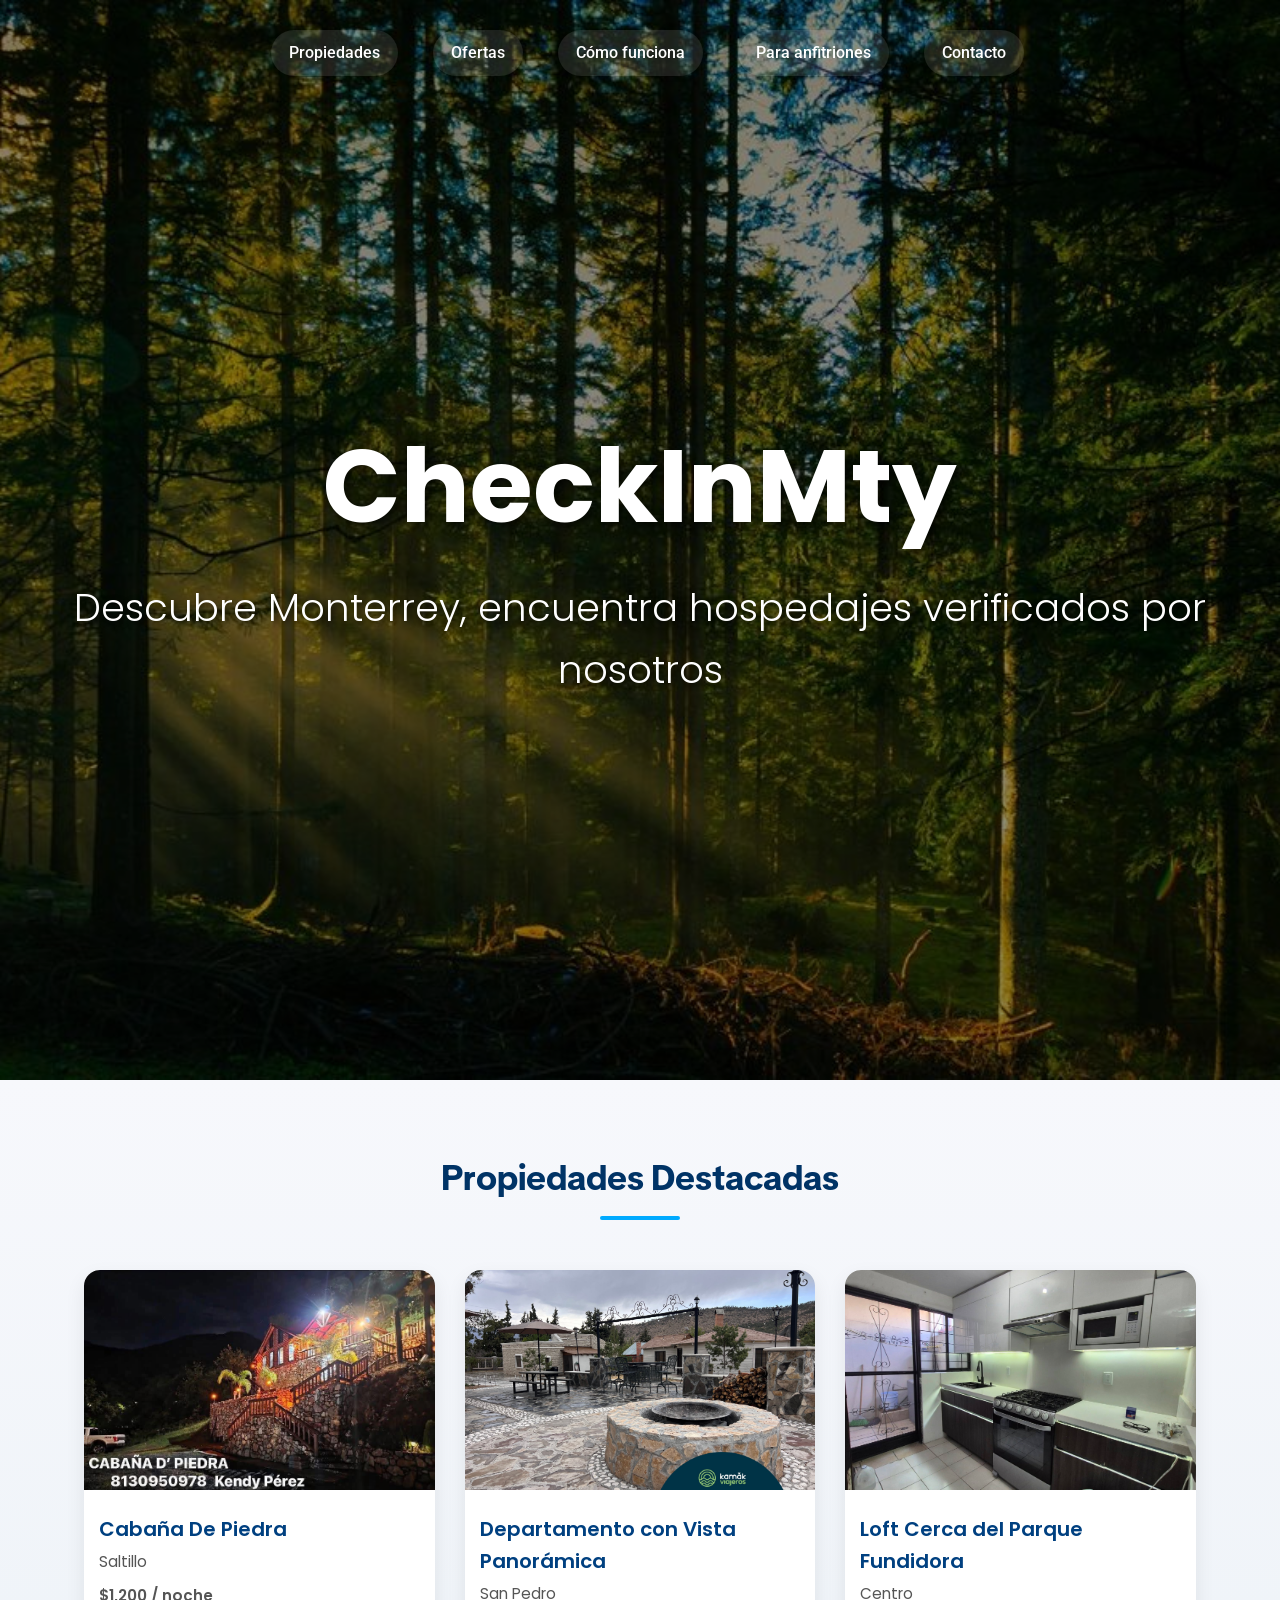
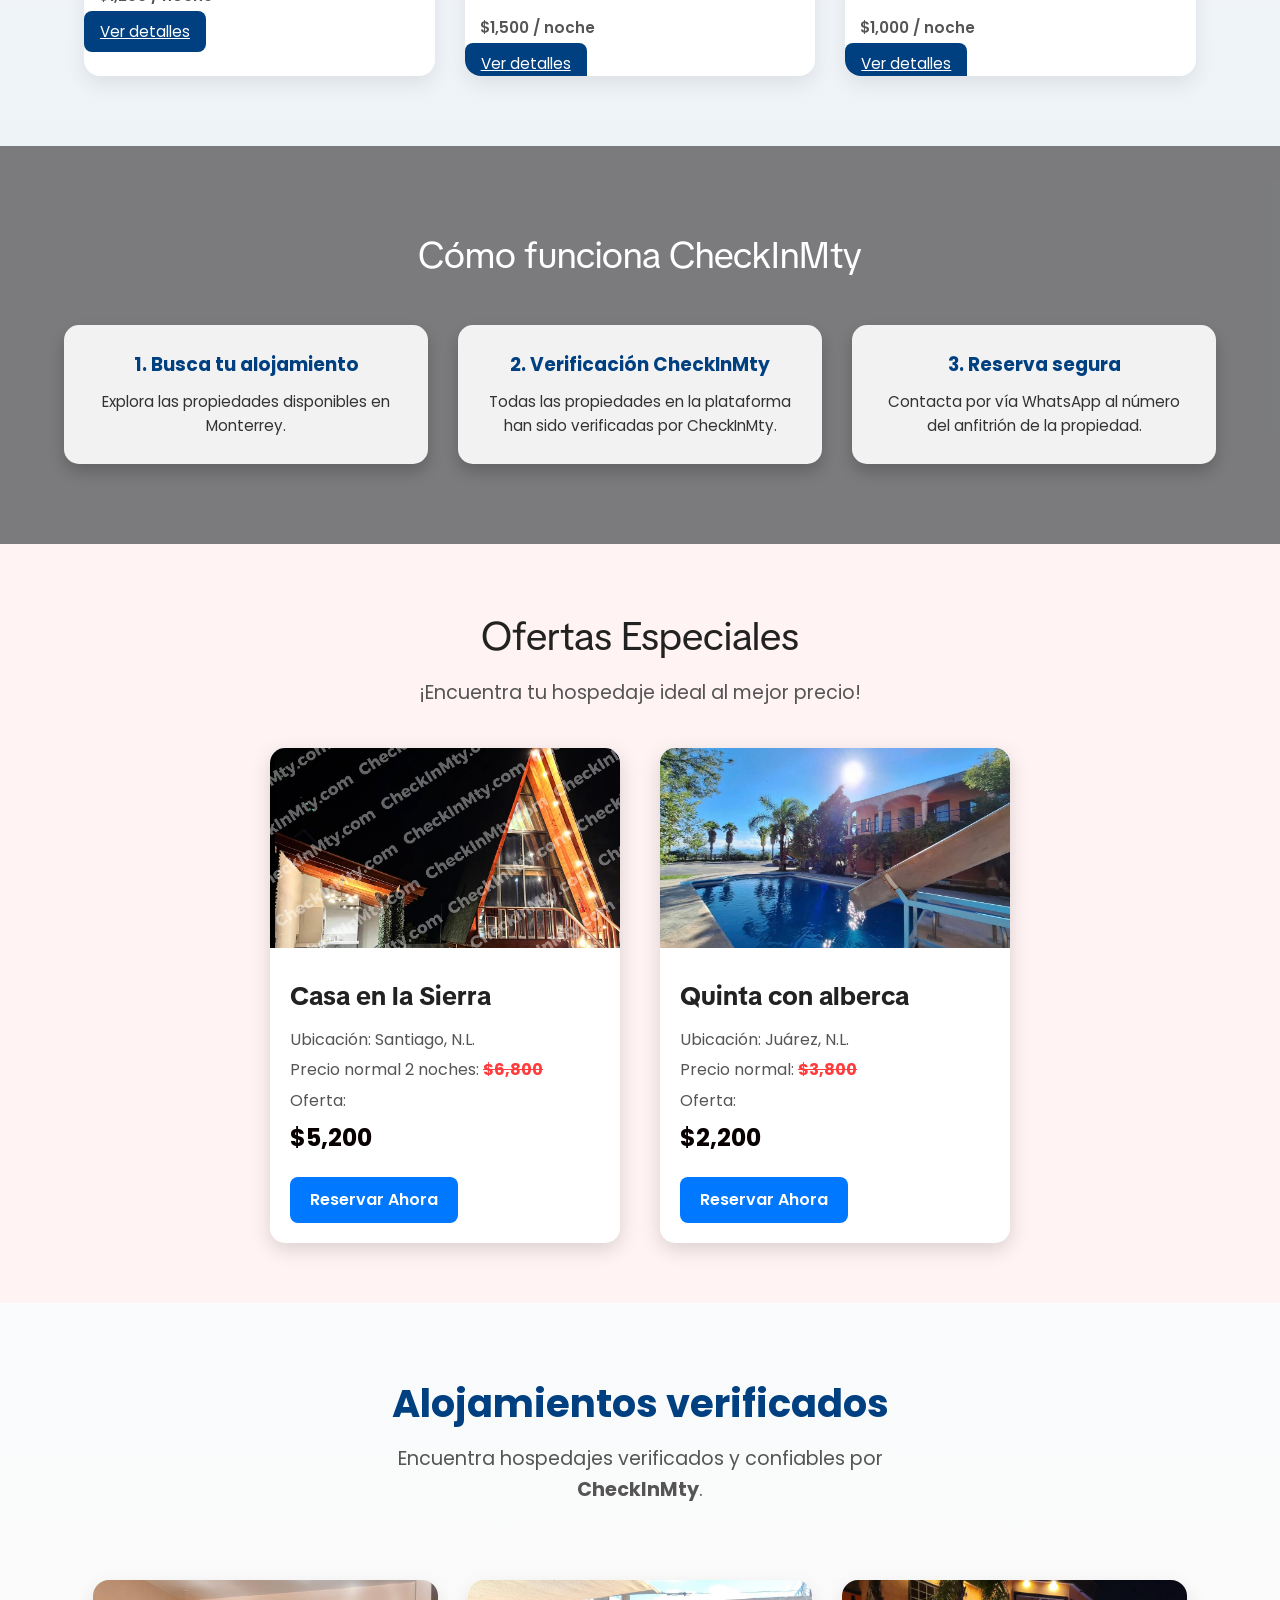
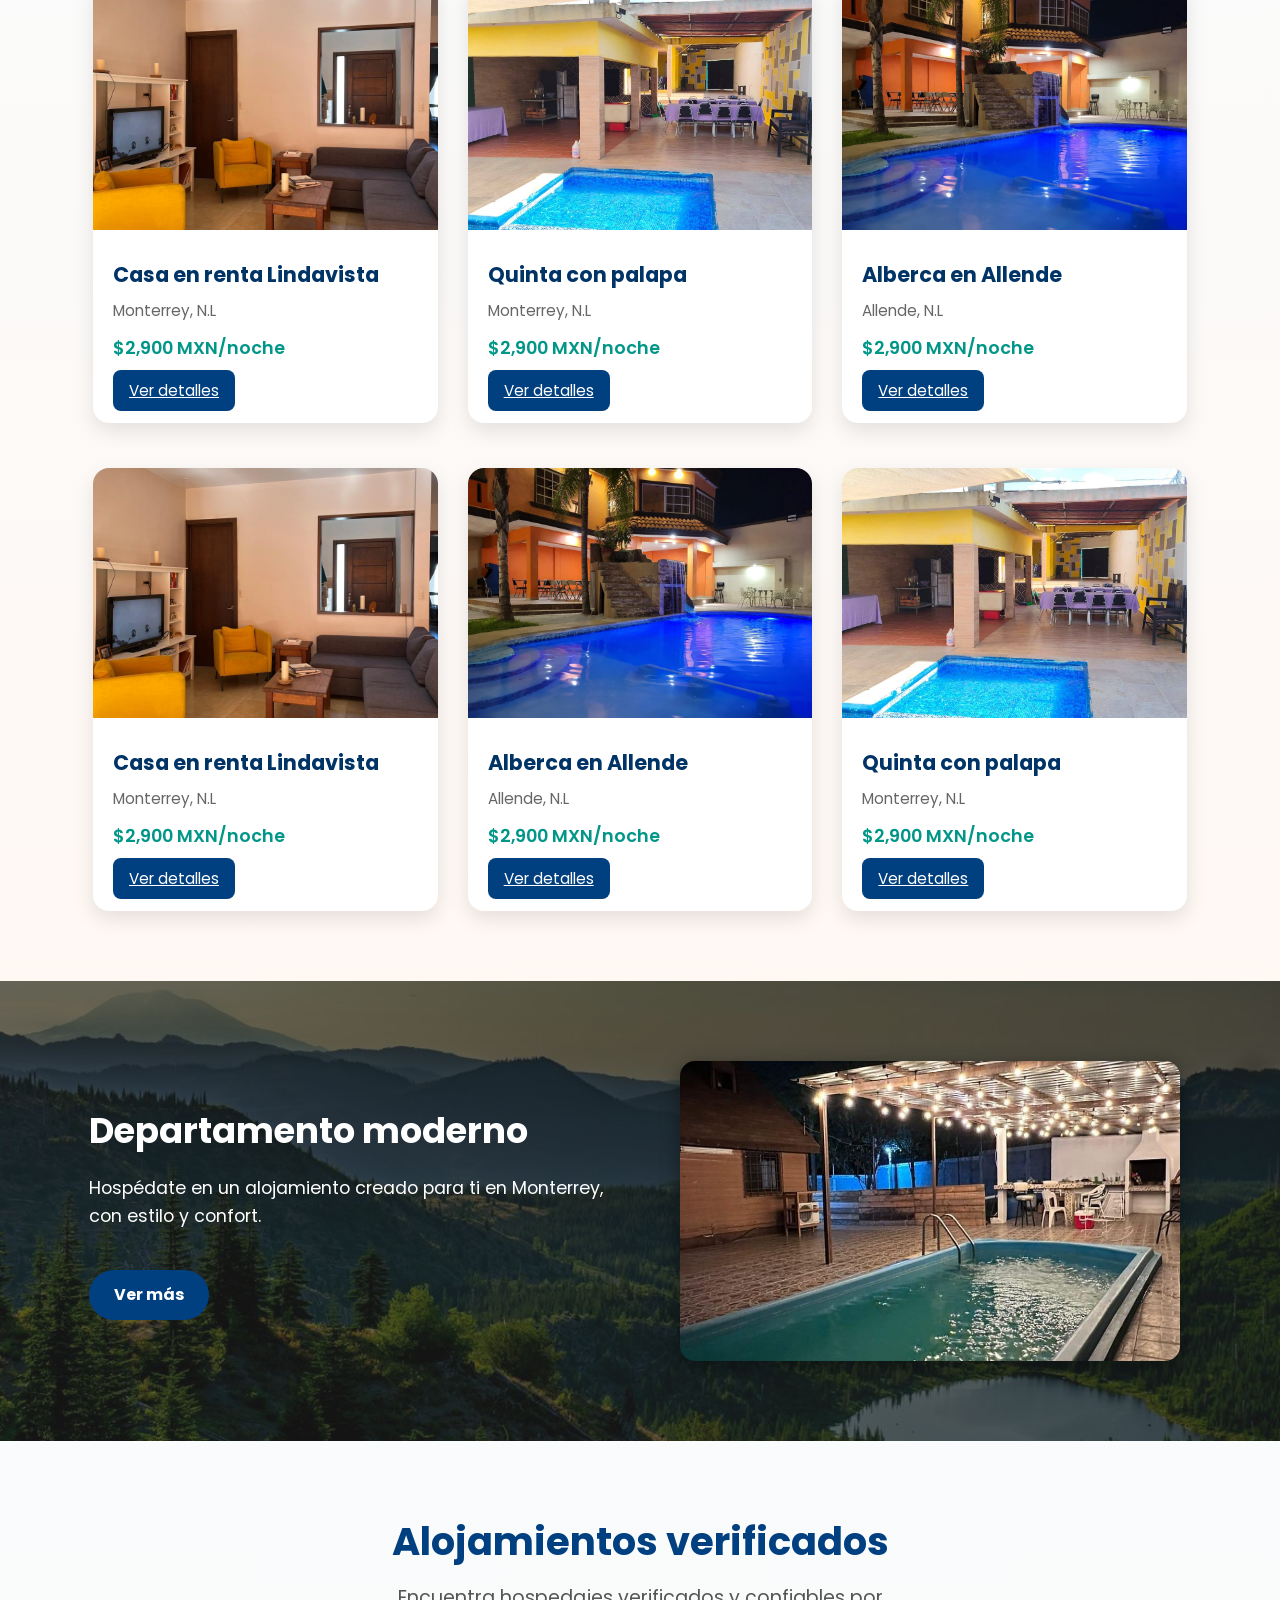
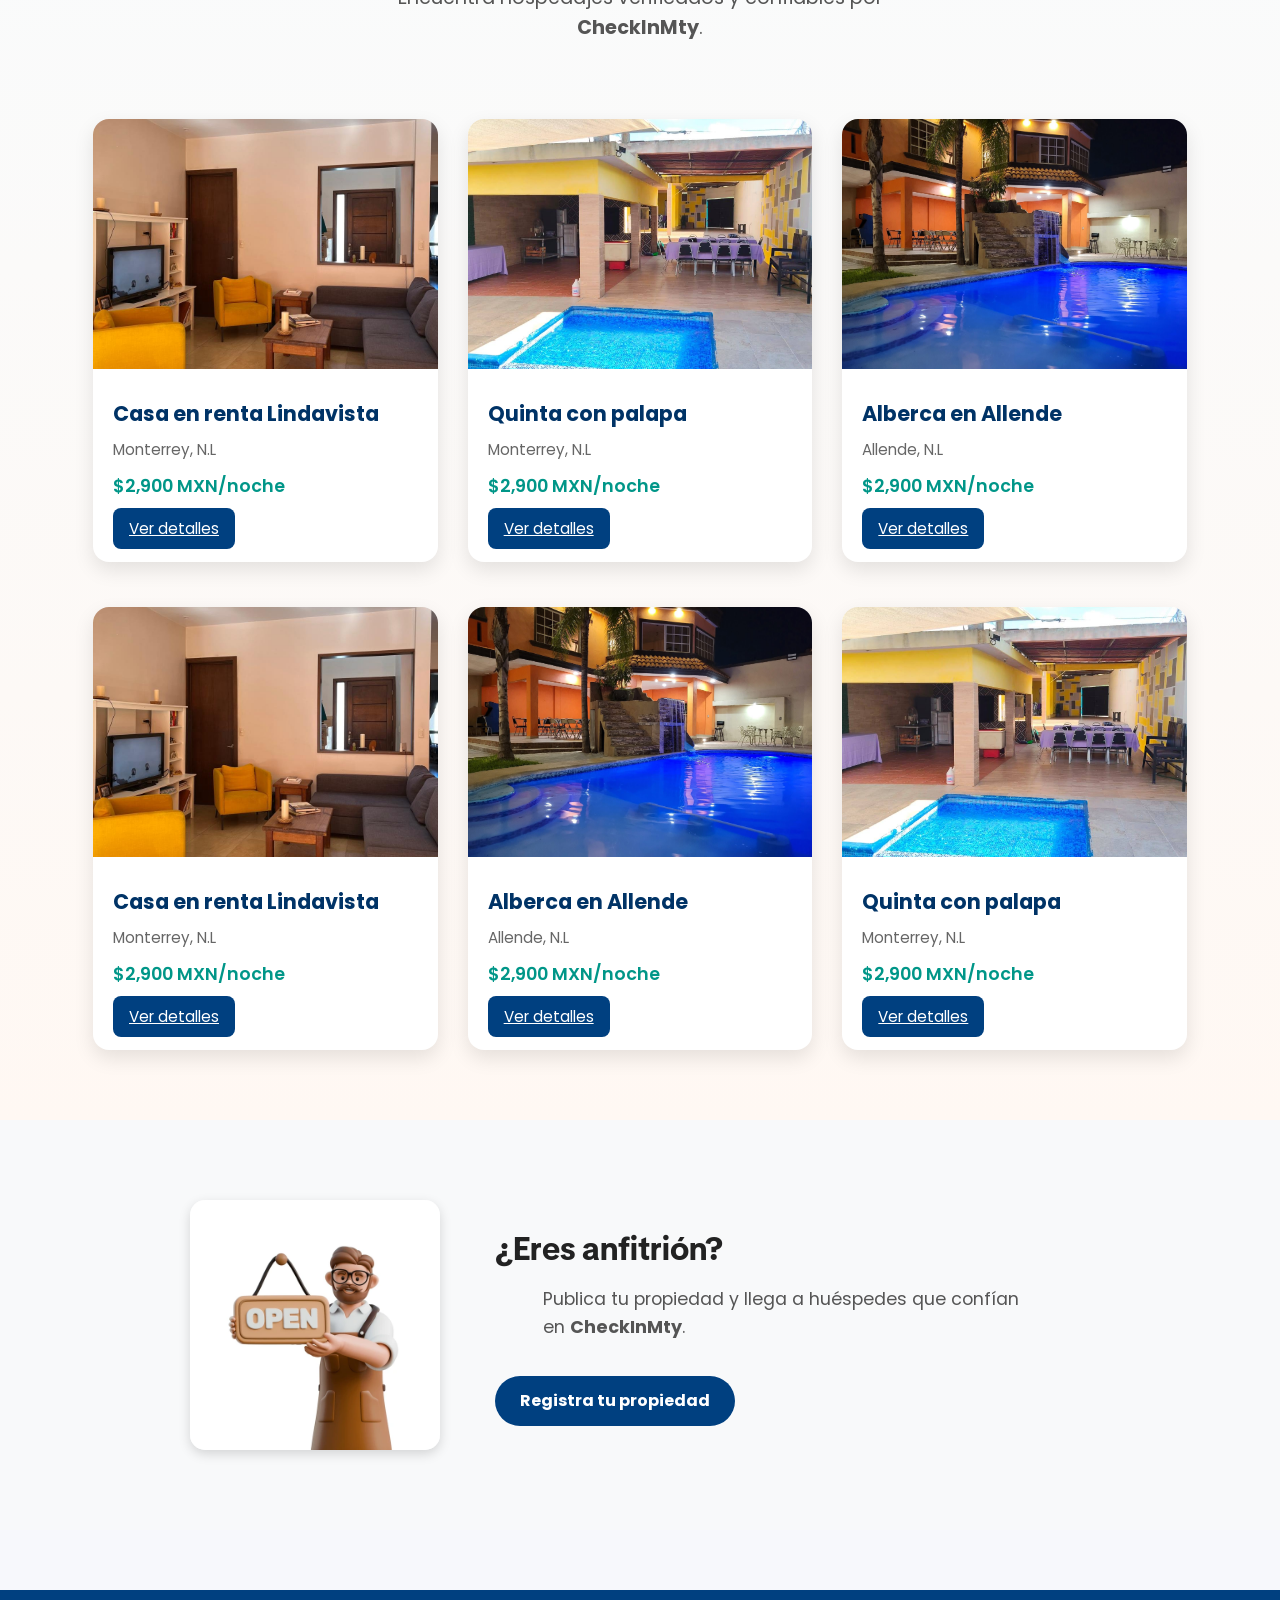
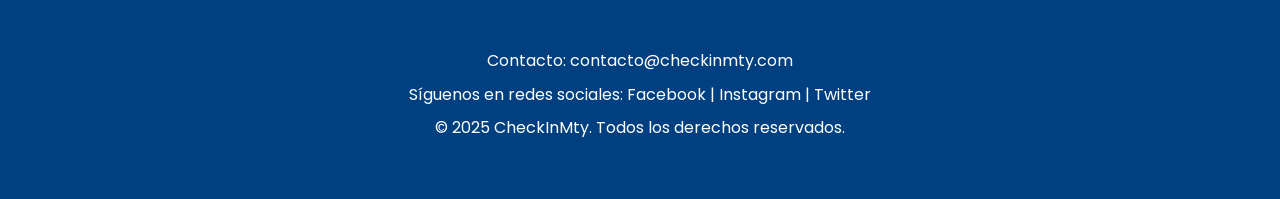
<file: index.html>
<!DOCTYPE html>
<html lang="es">
<head>
  <meta charset="UTF-8">
  <meta name="viewport" content="width=device-width, initial-scale=1.0">
  <title>CheckInMty - Alojamientos Verificados</title>
<link rel="stylesheet" href="website/css/styles.css">

</head>
<body>



 <!-- Header hero -->
<header class="hero-header">
  <nav class="menu">
    <a href="#propiedades">Propiedades</a>
    <a href="#ofertas">Ofertas</a>
    <a href="#como-funciona">Cómo funciona</a>
    <a href="#anfitriones">Para anfitriones</a>
    <a href="#contacto">Contacto</a>
  </nav>

  <div class="hero-content">
   <h1 class="hero-title">CheckInMty</h1>
<h2 class="hero-subtitle">Descubre Monterrey, encuentra hospedajes verificados por nosotros</h2>
<link rel="preconnect" href="https://fonts.googleapis.com">
<link rel="preconnect" href="https://fonts.gstatic.com" crossorigin>
<link href="https://fonts.googleapis.com/css2?family=Montserrat:wght@700&family=Poppins:wght@300;400&display=swap" rel="stylesheet">

  </div>
</header>



   
 
  <section id="propiedades" class="propiedades">
    <div class="container">
      <h2 class = "tiktok-sans">Propiedades Destacadas</h2>
      <div class="grid-propiedades">
        <!-- Tarjeta ejemplo -->
        <div class="tarjeta">
          <img src="images/propiedad1.jpg" alt="Casa moderna en Monterrey">
          <h3>Cabaña De Piedra</h3>
          <p>Saltillo</p>
          <p class="precio">$1,200 / noche</p>
         <a href="propiedad-destacada.html" class="btn-ver-detalles">Ver detalles</a>
         

        </div>
        <div class="tarjeta">
          <img src="images/propiedad2.jpg" alt="Departamento con vista panorámica">
          <h3>Departamento con Vista Panorámica</h3>
          <p>San Pedro</p>
          <p class="precio">$1,500 / noche</p>

         <a href="propiedad-destacada.html" class="btn-ver-detalles">Ver detalles</a>

        </div>
        <div class="tarjeta">
          <img src="images/Tarjeta1.jpg" alt="Loft cerca del Parque Fundidora">
          <h3>Loft Cerca del Parque Fundidora</h3>
          <p>Centro</p>
          <p class="precio">$1,000 / noche</p>
         <a href="propiedad-destacada.html" class="btn-ver-detalles">Ver detalles</a>

          
        </div>
      </div>
    </div>
  </section>

  <!-- Cómo funciona -->
  
  <section id="como-funciona" class="como-funciona">
    <div class="container">
      <h2 class = "tiktok-sans">Cómo funciona CheckInMty</h2>
      <div class="pasos">
        <div class="paso">
          <h3>1. Busca tu alojamiento</h3>
          <p>Explora las propiedades disponibles en Monterrey.</p>
        </div>
        <div class="paso">
          <h3>2. Verificación CheckInMty</h3>
          <p>Todas las propiedades en la plataforma han sido verificadas por CheckInMty.</p>
        </div>
        <div class="paso">
          <h3>3. Reserva segura</h3>
          <p>Contacta por vía WhatsApp al número del anfitrión de la propiedad.</p>
        </div>
      </div>
    </div>
  </section>

<!-- Sección Ofertas especiales -->
<section id="ofertas" class="ofertas">
  <div class="container">
    <h2 class="tiktok-sans">Ofertas Especiales</h2>
    <p class="subtitulo-ofertas">¡Encuentra tu hospedaje ideal al mejor precio!</p>

    <div class="cards-ofertas">
      <!-- Tarjeta 1 -->
      <div class="card-oferta">
        <img src="images/cabana4-2.png" alt="oferta1">
        <div class="card-content">
          <h3>Casa en la Sierra</h3>
          <p>Ubicación: Santiago, N.L.</p>
          <p>Precio normal 2 noches: <span class="precio-normal">$6,800</span></p>
          <p>Oferta: <span class="precio-oferta">$5,200</span></p>
          <a href="https://wa.me/528112564793?text=Hola%2C%20vengo%20desde%20CheckInMty!%20%C2%BFPodr%C3%ADas%20darme%20m%C3%A1s%20informaci%C3%B3n%3F"
   target="_blank"
   class="btn">
   Reservar Ahora
</a>
        </div>
      </div>

      <!-- Tarjeta 2 -->
      <div class="card-oferta">
        <img src="images/oferta2.jpg" alt="oferta2">
        <div class="card-content">
          <h3>Quinta con alberca</h3>
          <p>Ubicación: Juárez, N.L.</p>
          <p>Precio normal: <span class="precio-normal">$3,800</span></p>
          <p>Oferta: <span class="precio-oferta">$2,200</span></p>
          <a href="https://wa.me/528112564793?text=Hola%2C%20vengo%20desde%20CheckInMty!%20%C2%BFPodr%C3%ADas%20darme%20m%C3%A1s%20informaci%C3%B3n%3F"
   target="_blank"
   class="btn">
   Reservar Ahora
</a>
        </div>
      </div>
    </div>
  </div>
</section>


<!-- 🏡 Sección Alojamientos Principales -->
<section id="alojamientos" class="alojamientos-principales">
  <div class="container">
    <div class="alojamientos">

      <h2 class="titulo-principal">Alojamientos verificados</h2>
      <p class="subtitulo-alojamientos-principal">
        Encuentra hospedajes verificados y confiables por <strong>CheckInMty</strong>.
      </p>

      <!-- 🟦 Grid de propiedades normales -->
      <div class="grid-propiedades">

        <!-- Tarjeta 1 -->
        <div class="tarjetaMenuPrincipal">
          <img src="images/casaLindavista.jpg" alt="Casa en Lindavista">
          <div class="contenido-tarjeta">
            <h3>Casa en renta Lindavista</h3>
            <p class="ubicacion">Monterrey, N.L</p>
            <p class="precio">$2,900 MXN/noche</p>
         <a href="propiedad-destacada.html" class="btn-ver-detalles">Ver detalles</a>

          </div>
        </div>

        <!-- Tarjeta 2 -->
        <div class="tarjetaMenuPrincipal">
          <img src="images/quintaPalapa.jpg" alt="Quinta con palapa">
          <div class="contenido-tarjeta">
            <h3>Quinta con palapa</h3>
            <p class="ubicacion">Monterrey, N.L</p>
            <p class="precio">$2,900 MXN/noche</p>
         <a href="propiedad-destacada.html" class="btn-ver-detalles">Ver detalles</a>

          </div>
        </div>

        <!-- Tarjeta 3 -->
        <div class="tarjetaMenuPrincipal">
          <img src="images/albercaAllende.jpg" alt="Alberca en Allende">
          <div class="contenido-tarjeta">
            <h3>Alberca en Allende</h3>
            <p class="ubicacion">Allende, N.L</p>
            <p class="precio">$2,900 MXN/noche</p>
         <a href="propiedad-destacada.html" class="btn-ver-detalles">Ver detalles</a>

          </div>
        </div>

        <!-- Tarjeta 4 -->
        <div class="tarjetaMenuPrincipal">
          <img src="images/casaLindavista.jpg" alt="Casa en Lindavista">
          <div class="contenido-tarjeta">
            <h3>Casa en renta Lindavista</h3>
            <p class="ubicacion">Monterrey, N.L</p>
            <p class="precio">$2,900 MXN/noche</p>
         <a href="propiedad-destacada.html" class="btn-ver-detalles">Ver detalles</a>

          </div>
        </div>

        <!-- Tarjeta 5 -->
        <div class="tarjetaMenuPrincipal">
          <img src="images/albercaAllende.jpg" alt="Alberca en Allende">
          <div class="contenido-tarjeta">
            <h3>Alberca en Allende</h3>
            <p class="ubicacion">Allende, N.L</p>
            <p class="precio">$2,900 MXN/noche</p>
         <a href="propiedad-destacada.html" class="btn-ver-detalles">Ver detalles</a>

          </div>
        </div>

        <!-- Tarjeta 6 -->
        <div class="tarjetaMenuPrincipal">
          <img src="images/quintaPalapa.jpg" alt="Quinta con palapa">
          <div class="contenido-tarjeta">
            <h3>Quinta con palapa</h3>
            <p class="ubicacion">Monterrey, N.L</p>
            <p class="precio">$2,900 MXN/noche</p>
         <a href="propiedad-destacada.html" class="btn-ver-detalles">Ver detalles</a>

          </div>
        </div>

      </div> <!-- ✅ Cierre de .grid-propiedades -->
    </div> <!-- ✅ Cierre de .alojamientos -->
  </div> <!-- ✅ Cierre de .container -->
</section> <!-- ✅ Cierre de .alojamientos-principales -->

<section class="apartado-amplio">
  <div class="overlay"></div> <!-- capa semitransparente -->
  <div class="contenido-apartado">
    <div class="texto-apartado-amplio">
      <h2>Departamento moderno</h2>
      <p>Hospédate en un alojamiento creado para ti en Monterrey, con estilo y confort.</p>
<a href="https://wa.me/528112564793?text=Hola%2C%20vengo%20desde%20CheckInMty!%20%C2%BFPodr%C3%ADas%20darme%20m%C3%A1s%20informaci%C3%B3n%3F"
   target="_blank"
   class="btn">
   Ver más
</a>
    </div>
    <div class="imagen-apartado-amplio">
      <img src="images/imgDestacada.jpg" alt="Departamento en Monterrey">
    </div>
  </div>
</section>

<!-- 🏡 Sección Alojamientos Principales -->
<section id="alojamientos" class="alojamientos-principales">
  <div class="container">
    <div class="alojamientos">

      <h2 class="titulo-principal">Alojamientos verificados</h2>
      <p class="subtitulo-alojamientos-principal">
        Encuentra hospedajes verificados y confiables por <strong>CheckInMty</strong>.
      </p>

      <!-- 🟦 Grid de propiedades normales -->
      <div class="grid-propiedades">

        <!-- Tarjeta 1 -->
        <div class="tarjetaMenuPrincipal">
          <img src="images/casaLindavista.jpg" alt="Casa en Lindavista">
          <div class="contenido-tarjeta">
            <h3>Casa en renta Lindavista</h3>
            <p class="ubicacion">Monterrey, N.L</p>
            <p class="precio">$2,900 MXN/noche</p>
         <a href="propiedad-destacada.html" class="btn-ver-detalles">Ver detalles</a>

          </div>
        </div>

        <!-- Tarjeta 2 -->
        <div class="tarjetaMenuPrincipal">
          <img src="images/quintaPalapa.jpg" alt="Quinta con palapa">
          <div class="contenido-tarjeta">
            <h3>Quinta con palapa</h3>
            <p class="ubicacion">Monterrey, N.L</p>
            <p class="precio">$2,900 MXN/noche</p>
          <a href="propiedad-destacada.html" class="btn-ver-detalles">Ver detalles</a>

          </div>
        </div>

        <!-- Tarjeta 3 -->
        <div class="tarjetaMenuPrincipal">
          <img src="images/albercaAllende.jpg" alt="Alberca en Allende">
          <div class="contenido-tarjeta">
            <h3>Alberca en Allende</h3>
            <p class="ubicacion">Allende, N.L</p>
            <p class="precio">$2,900 MXN/noche</p>
           <a href="propiedad-destacada.html" class="btn-ver-detalles">Ver detalles</a>

          </div>
        </div>

        <!-- Tarjeta 4 -->
        <div class="tarjetaMenuPrincipal">
          <img src="images/casaLindavista.jpg" alt="Casa en Lindavista">
          <div class="contenido-tarjeta">
            <h3>Casa en renta Lindavista</h3>
            <p class="ubicacion">Monterrey, N.L</p>
            <p class="precio">$2,900 MXN/noche</p>
         <a href="propiedad-destacada.html" class="btn-ver-detalles">Ver detalles</a>

          </div>
        </div>

        <!-- Tarjeta 5 -->
        <div class="tarjetaMenuPrincipal">
          <img src="images/albercaAllende.jpg" alt="Alberca en Allende">
          <div class="contenido-tarjeta">
            <h3>Alberca en Allende</h3>
            <p class="ubicacion">Allende, N.L</p>
            <p class="precio">$2,900 MXN/noche</p>
         <a href="propiedad-destacada.html" class="btn-ver-detalles">Ver detalles</a>

          </div>
        </div>

        <!-- Tarjeta 6 -->
        <div class="tarjetaMenuPrincipal">
          <img src="images/quintaPalapa.jpg" alt="Quinta con palapa">
          <div class="contenido-tarjeta">
            <h3>Quinta con palapa</h3>
            <p class="ubicacion">Monterrey, N.L</p>
            <p class="precio">$2,900 MXN/noche</p>
         <a href="propiedad-destacada.html" class="btn-ver-detalles">Ver detalles</a>

          </div>
        </div>

      </div> <!-- ✅ Cierre de .grid-propiedades -->
    </div> <!-- ✅ Cierre de .alojamientos -->
  </div> <!-- ✅ Cierre de .container -->
</section> <!-- ✅ Cierre de .alojamientos-principales -->



<!-- Para anfitriones -->
<section id="anfitriones" class="anfitriones">
  <div class="container">
    <div class="anfitrion-contenido">
      <img src="images/propietario.webp" alt="propietario" class="propietario">
      <div class="texto-anfitrion">
        <h2>¿Eres anfitrión?</h2>
        <p>Publica tu propiedad y llega a huéspedes que confían en <strong>CheckInMty</strong>.</p>
        <a href="registro.html" class="btn">Registra tu propiedad</a>
      </div>
    </div>
  </div>
</section>

  <!-- Footer -->
  <footer id="contacto" class="footer">
    <div class="container">
      <p>Contacto: contacto@checkinmty.com</p>
      <p>Síguenos en redes sociales: Facebook | Instagram | Twitter</p>
      <p>&copy; 2025 CheckInMty. Todos los derechos reservados.</p>
    </div>
  </footer>
  
   <!-- caligrafia  -->

<link rel="preconnect" href="https://fonts.googleapis.com">
<link rel="preconnect" href="https://fonts.gstatic.com" crossorigin>
<link href="https://fonts.googleapis.com/css2?family=Story+Script&display=swap" rel="stylesheet">

<link rel="preconnect" href="https://fonts.googleapis.com">
<link rel="preconnect" href="https://fonts.gstatic.com" crossorigin>
<link href="https://fonts.googleapis.com/css2?family=TikTok+Sans:opsz,wght@12..36,300..900&display=swap" rel="stylesheet">
<link href="https://fonts.googleapis.com/css2?family=Story+Script&display=swap" rel="stylesheet"> <!-- caligrafia de propiedades destacadas  -->
<link href="https://fonts.googleapis.com/css2?family=Roboto:wght@400;500&display=swap" rel="stylesheet">
<link rel="preconnect" href="https://fonts.googleapis.com">
<link rel="preconnect" href="https://fonts.gstatic.com" crossorigin>
<link href="https://fonts.googleapis.com/css2?family=Fugaz+One&family=TikTok+Sans:opsz,wght@12..36,300..900&display=swap" rel="stylesheet">
<link href="https://fonts.googleapis.com/css2?family=Fugaz+One&family=Raleway:wght@400;600&display=swap" rel="stylesheet">
<link rel="preconnect" href="https://fonts.googleapis.com">


</body>
</html>
</file>
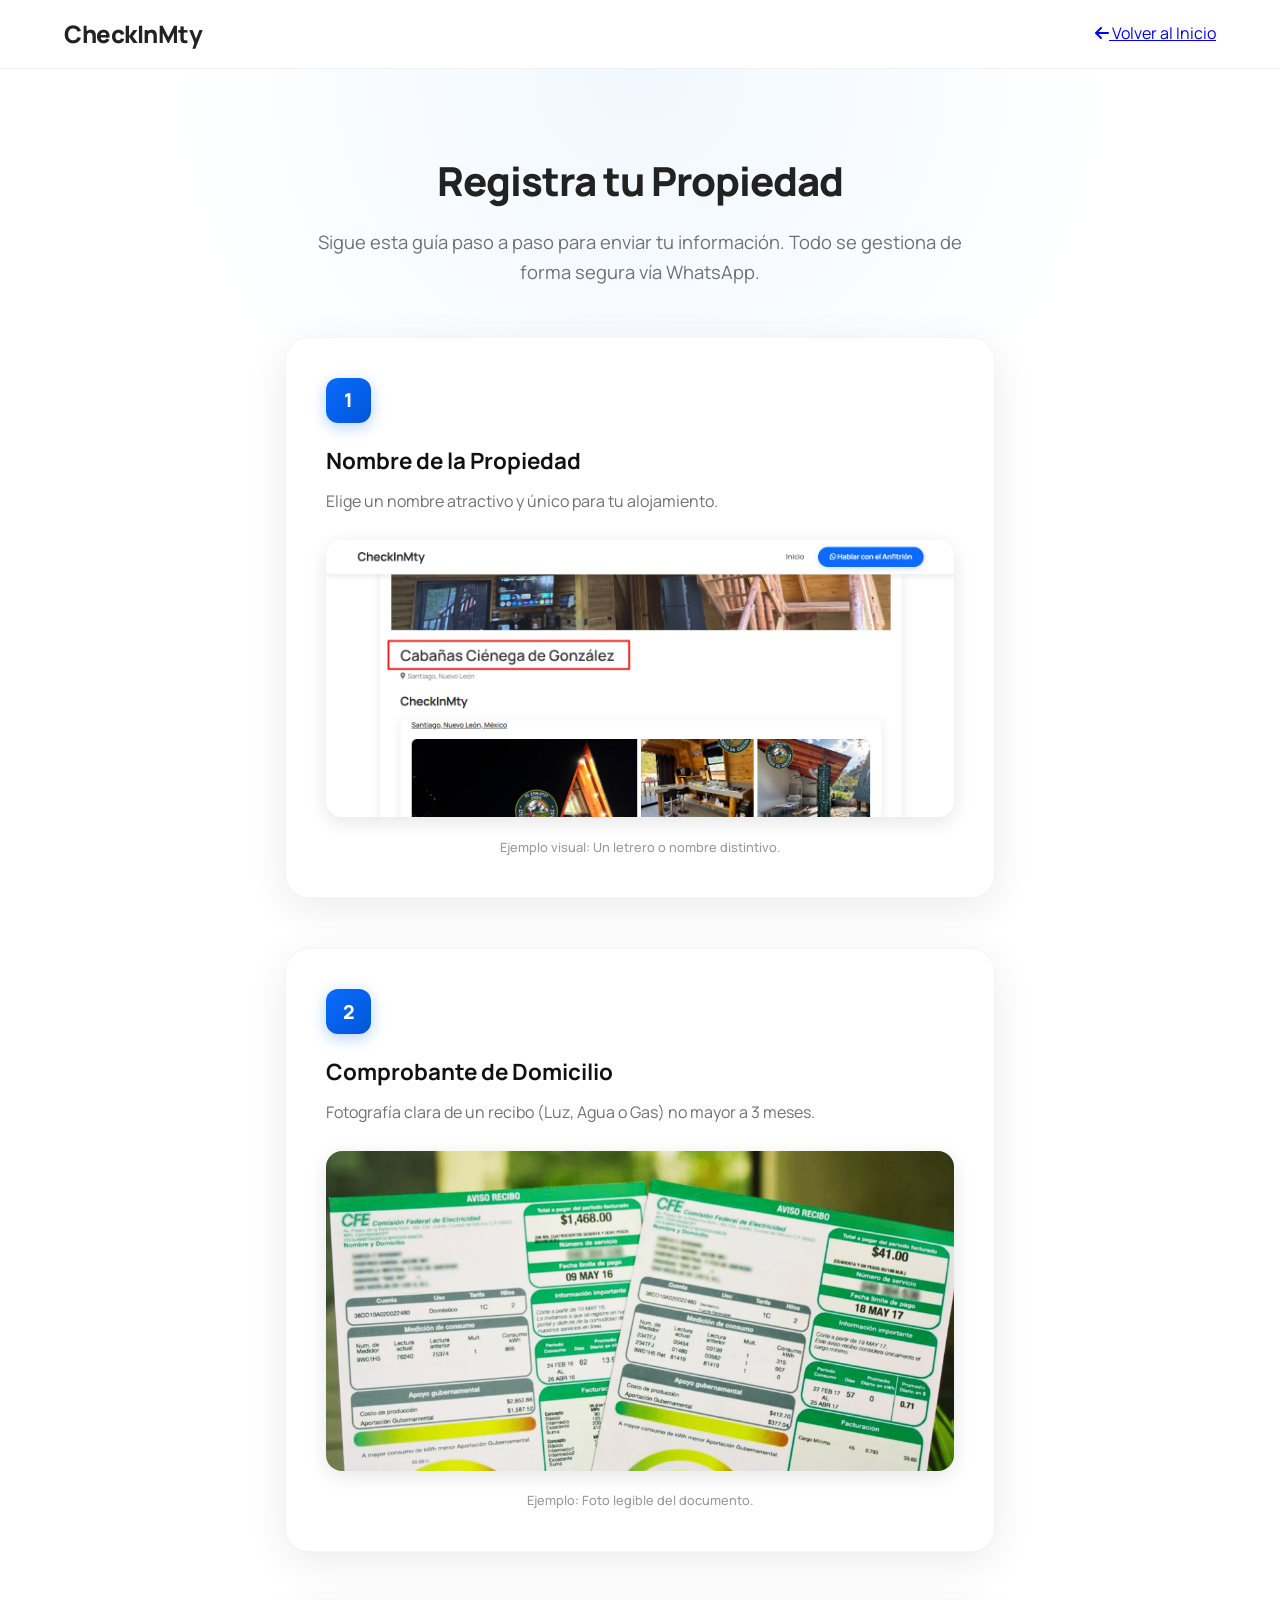
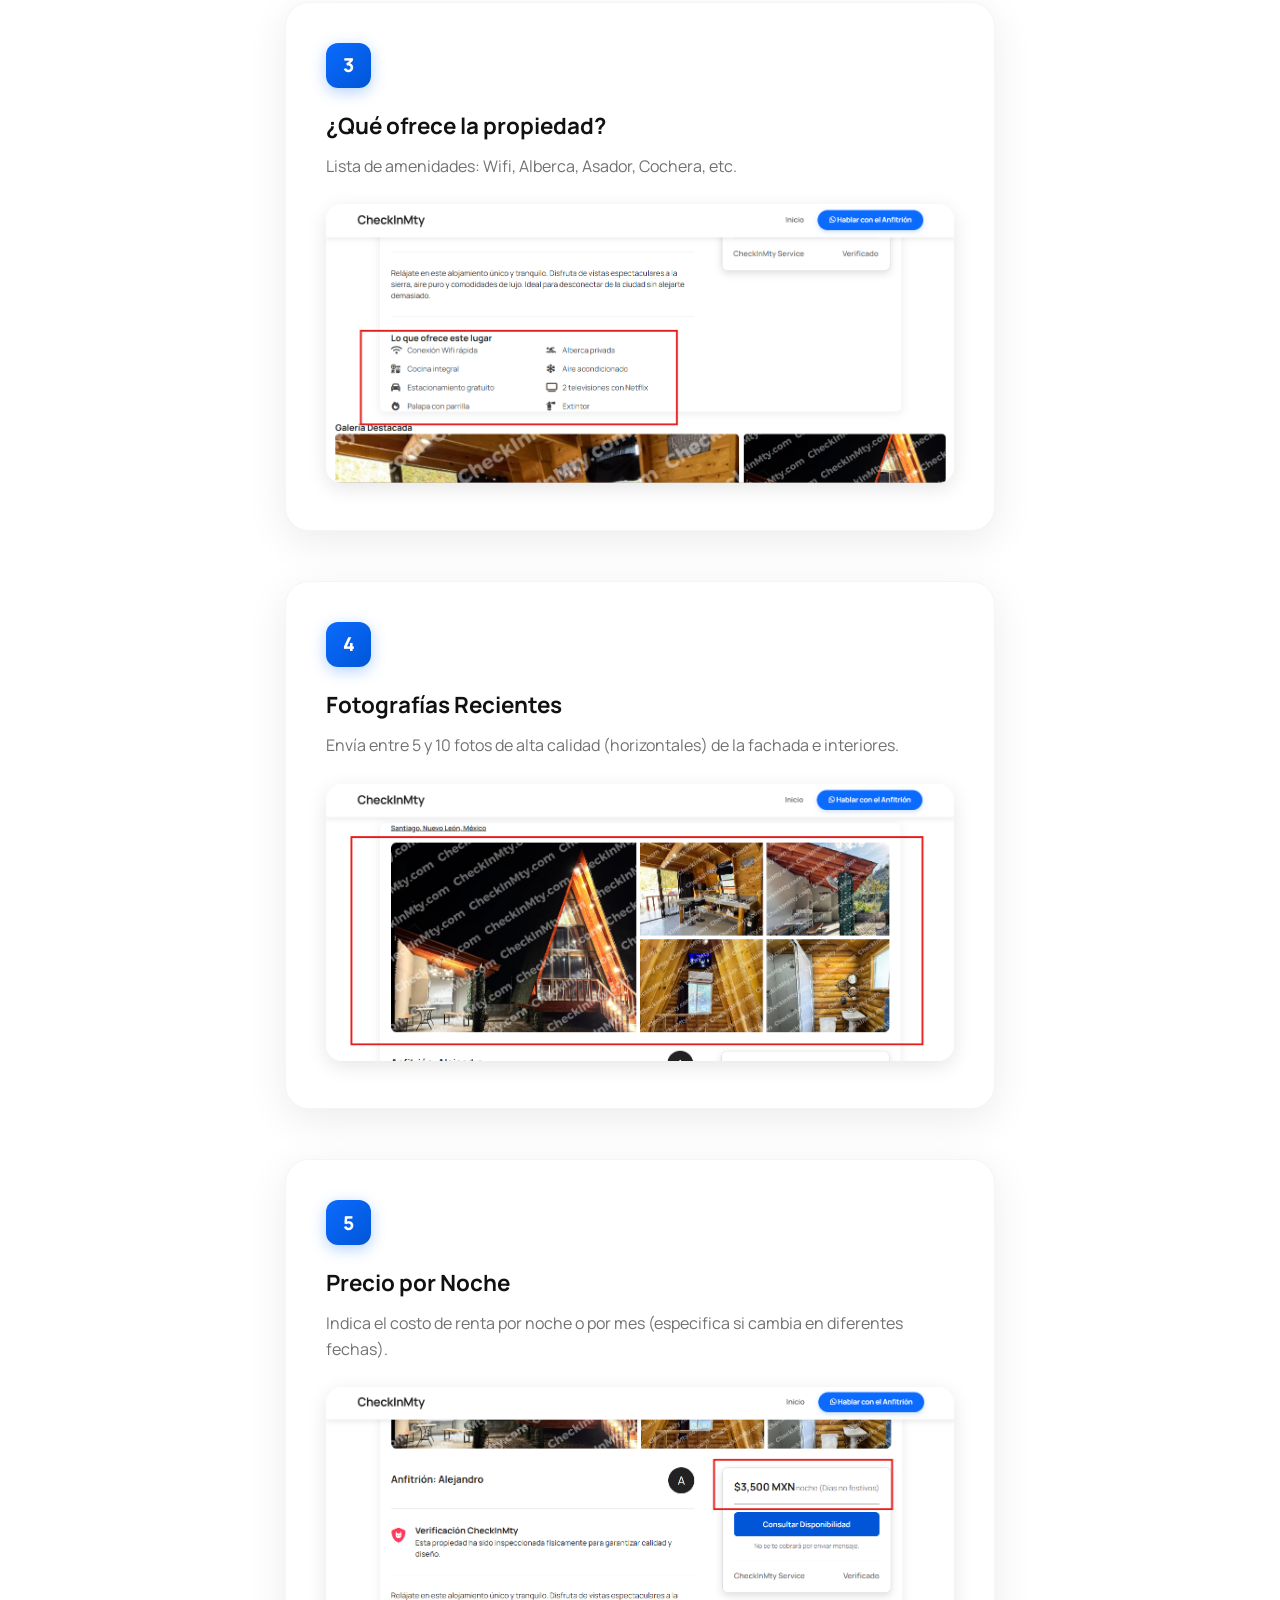
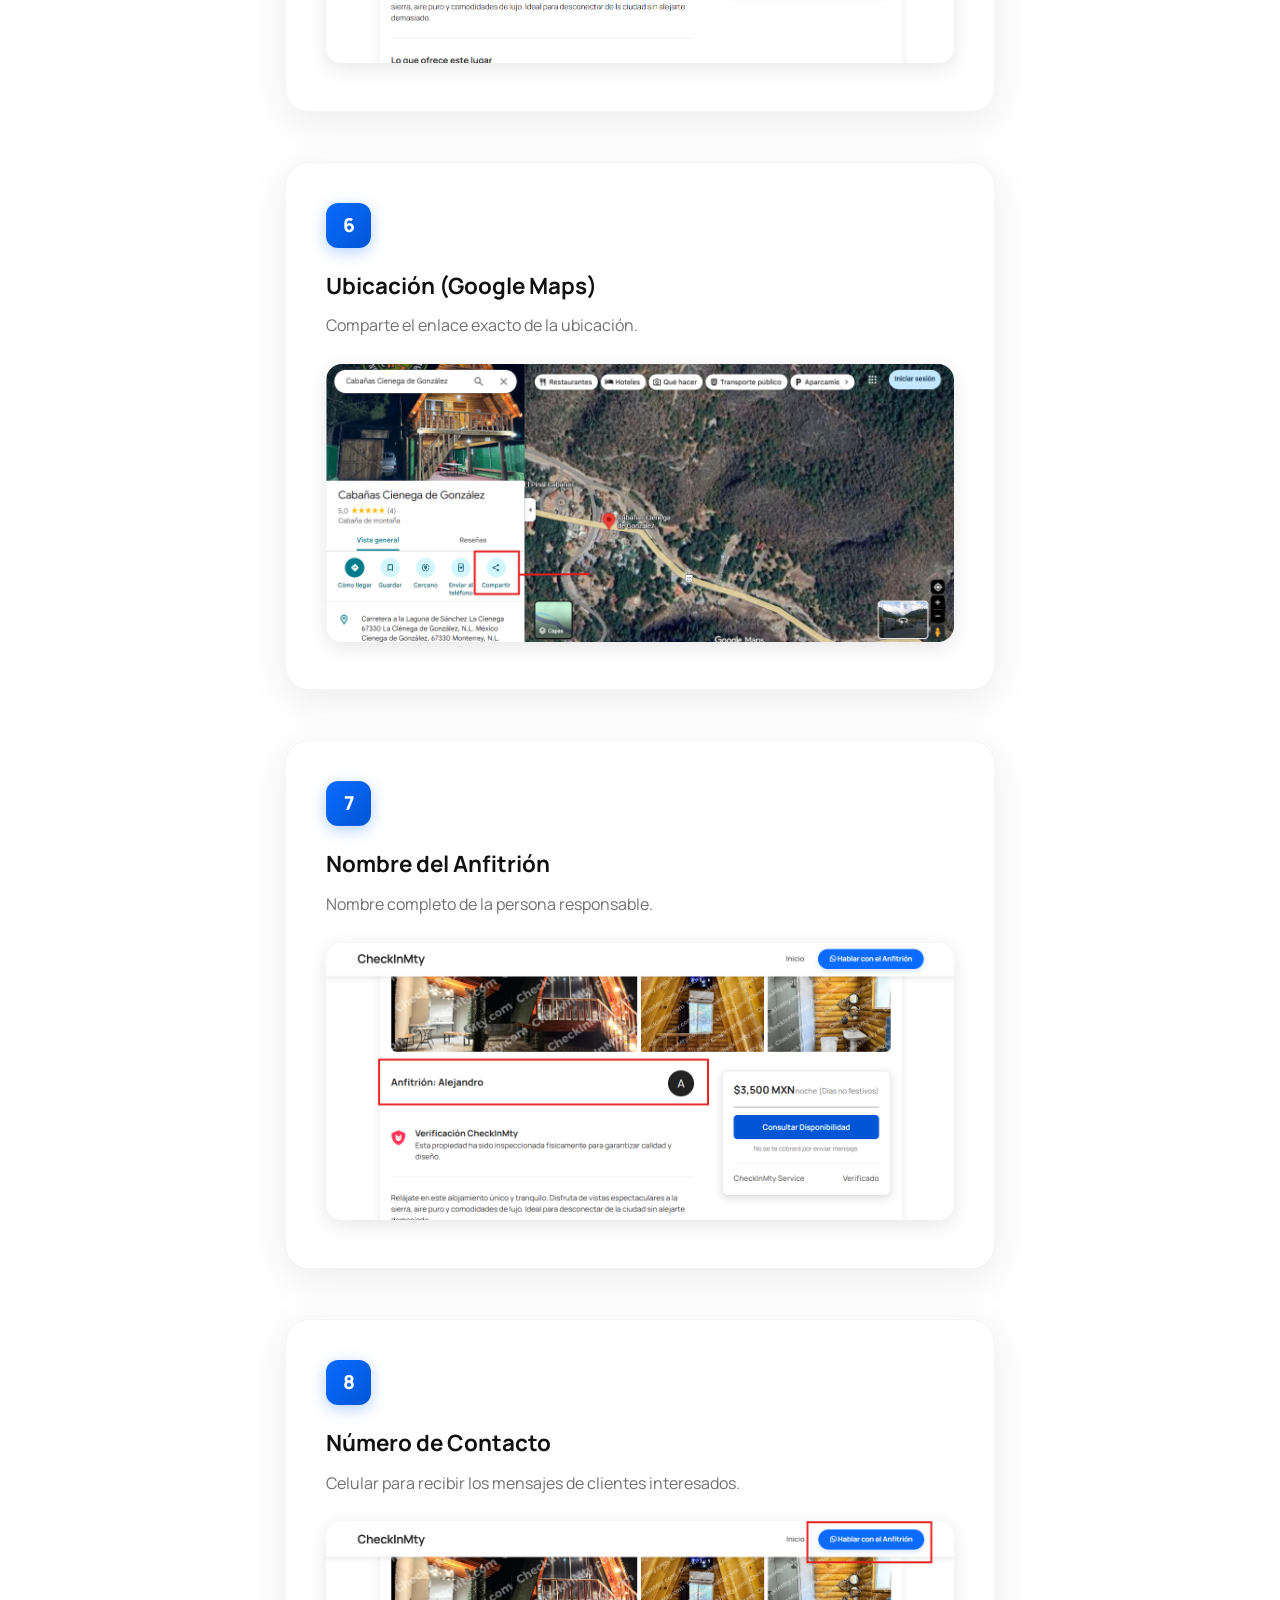
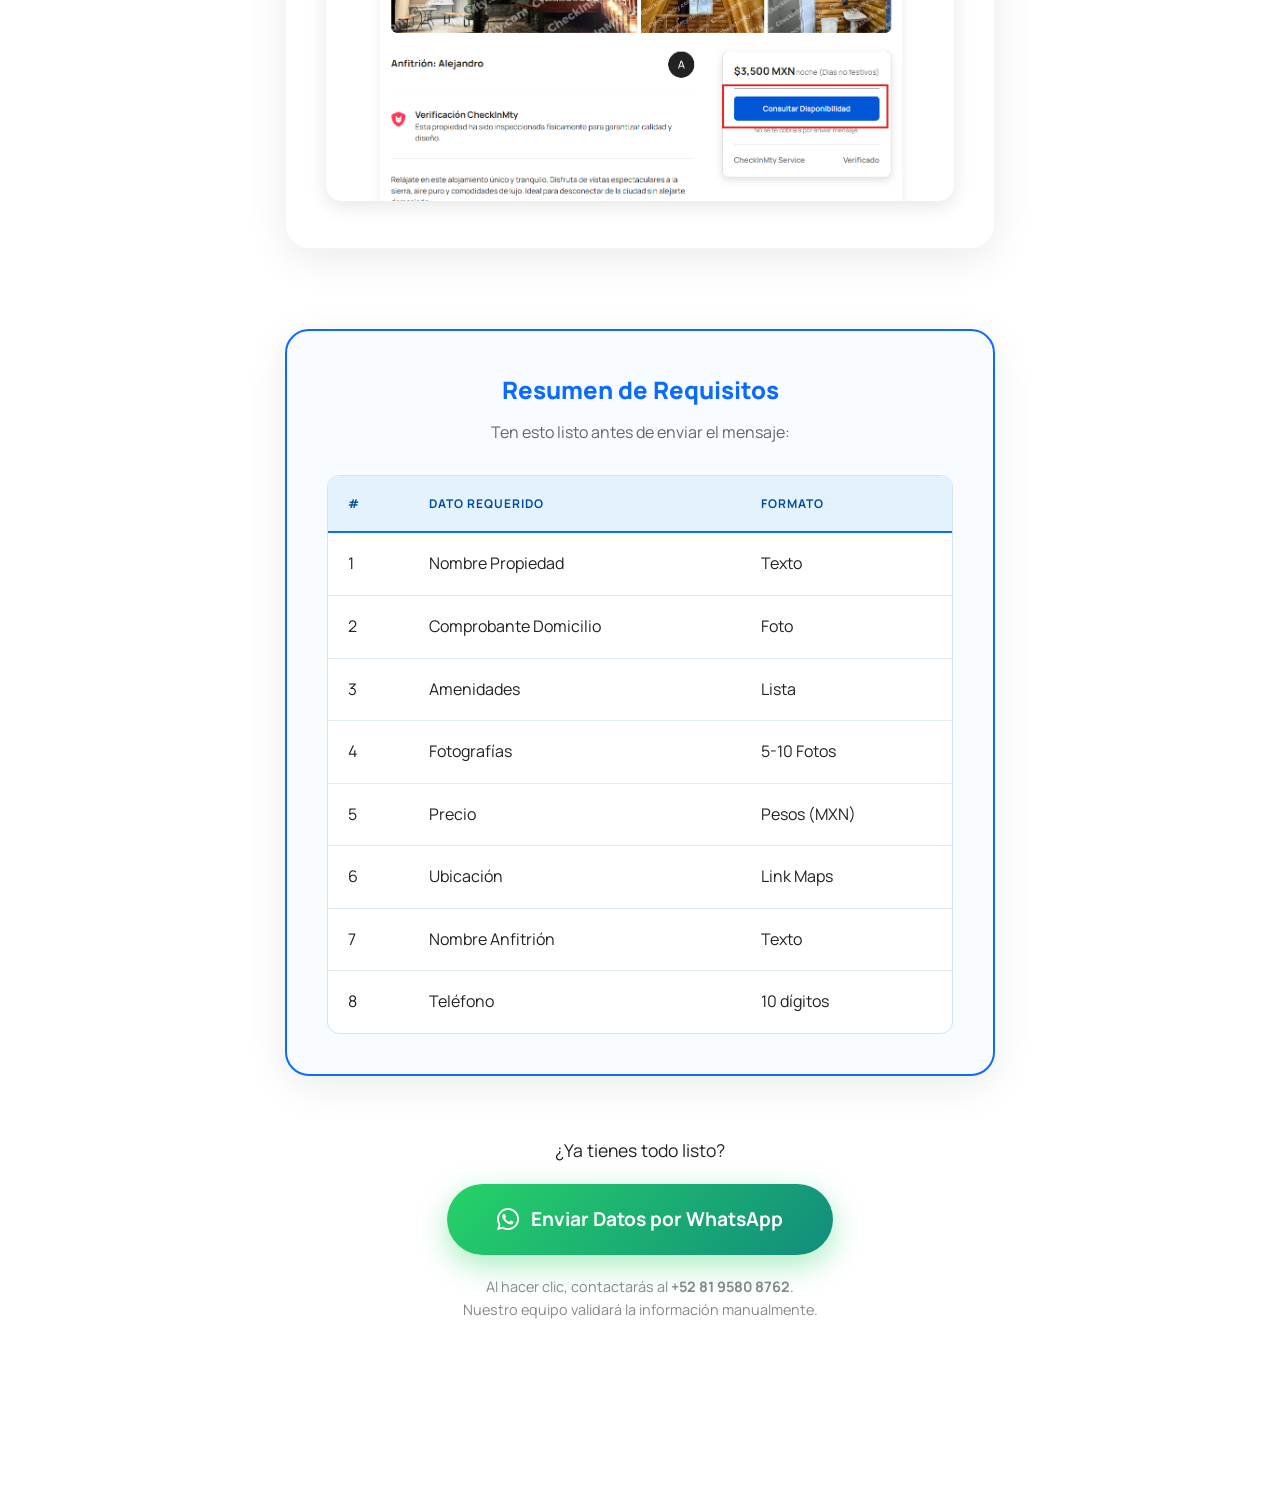
<file: registro.html>
<!DOCTYPE html>
<html lang="es">
<head>
    <meta charset="UTF-8">
    <meta name="viewport" content="width=device-width, initial-scale=1.0">
    <title>Registra tu Propiedad - CheckInMty</title>
    <link href="https://fonts.googleapis.com/css2?family=Manrope:wght@300;400;600;700;800&display=swap" rel="stylesheet">
    <link rel="stylesheet" href="https://cdnjs.cloudflare.com/ajax/libs/font-awesome/6.4.0/css/all.min.css">
    <link rel="stylesheet" href="registro.css">
</head>
<body>

    <header>
        <div class="logo">CheckInMty</div>
        <nav>
            <a href="index.html" class="link"><i class="fa-solid fa-arrow-left"></i> Volver al Inicio</a>
        </nav>
    </header>

    <section class="hero">
        <h1>Registra tu Propiedad</h1>
        <p>Sigue esta guía paso a paso para enviar tu información. Todo se gestiona de forma segura vía WhatsApp.</p>
    </section>

    <div class="container-registro">

        <div class="step-card">
            <div class="step-number">1</div>
            <h3>Nombre de la Propiedad</h3>
            <p>Elige un nombre atractivo y único para tu alojamiento.</p>
            <img src="images/tituloDePropiedad.png" alt="Ejemplo Nombre" class="example-img">
            <div class="img-caption">Ejemplo visual: Un letrero o nombre distintivo.</div>
        </div>

        <div class="step-card">
            <div class="step-number">2</div>
            <h3>Comprobante de Domicilio</h3>
            <p>Fotografía clara de un recibo (Luz, Agua o Gas) no mayor a 3 meses.</p>
            <img src="images/comp.domicilio.webp" alt="Ejemplo Recibo" class="example-img">
            <div class="img-caption">Ejemplo: Foto legible del documento.</div>
        </div>

        <div class="step-card">
            <div class="step-number">3</div>
            <h3>¿Qué ofrece la propiedad?</h3>
            <p>Lista de amenidades: Wifi, Alberca, Asador, Cochera, etc.</p>
            <img src="images/amenidades-ejemplo.png" alt="Ejemplo Amenidades" class="example-img">
        </div>

        <div class="step-card">
            <div class="step-number">4</div>
            <h3>Fotografías Recientes</h3>
            <p>Envía entre 5 y 10 fotos de alta calidad (horizontales) de la fachada e interiores.</p>
            <img src="images/imagenes-propiedad.png" alt="Ejemplo Fotos" class="example-img">
        </div>

        <div class="step-card">
            <div class="step-number">5</div>
            <h3>Precio por Noche</h3>
            <p>Indica el costo de renta por noche o por mes (especifica si cambia en diferentes fechas).</p>
            <img src="images/precio-ejemplo.png" alt="Ejemplo Dinero" class="example-img">
        </div>

        <div class="step-card">
            <div class="step-number">6</div>
            <h3>Ubicación (Google Maps)</h3>
            <p>Comparte el enlace exacto de la ubicación.</p>
            <img src="images/mapa-ej.png" alt="Ejemplo Mapa" class="example-img">
        </div>

        <div class="step-card">
            <div class="step-number">7</div>
            <h3>Nombre del Anfitrión</h3>
            <p>Nombre completo de la persona responsable.</p>
            <img src="images/nombre-anf.png" alt="Ejemplo Persona" class="example-img">
        </div>

        <div class="step-card">
            <div class="step-number">8</div>
            <h3>Número de Contacto</h3>
            <p>Celular para recibir los mensajes de clientes interesados.</p>
            <img src="images/numero-ejemplo.png" alt="Ejemplo Celular" class="example-img">
        </div>

        <div class="summary-section">
            <h2 style="text-align: center;">Resumen de Requisitos</h2>
            <p style="text-align: center; color: #666; margin-bottom: 15px;">Ten esto listo antes de enviar el mensaje:</p>
            
            <table class="summary-table">
                <thead>
                    <tr>
                        <th>#</th>
                        <th>Dato Requerido</th>
                        <th>Formato</th>
                    </tr>
                </thead>
                <tbody>
                    <tr><td>1</td> <td>Nombre Propiedad</td> <td>Texto</td></tr>
                    <tr><td>2</td> <td>Comprobante Domicilio</td> <td>Foto</td></tr>
                    <tr><td>3</td> <td>Amenidades</td> <td>Lista</td></tr>
                    <tr><td>4</td> <td>Fotografías</td> <td>5-10 Fotos</td></tr>
                    <tr><td>5</td> <td>Precio</td> <td>Pesos (MXN)</td></tr>
                    <tr><td>6</td> <td>Ubicación</td> <td>Link Maps</td></tr>
                    <tr><td>7</td> <td>Nombre Anfitrión</td> <td>Texto</td></tr>
                    <tr><td>8</td> <td>Teléfono</td> <td>10 dígitos</td></tr>
                </tbody>
            </table>
        </div>

        <div class="final-cta">
            <p style="margin-bottom: 20px; font-size: 1.1rem;">¿Ya tienes todo listo?</p>
            
            <a href="https://wa.me/528112564793?text=Hola%2C%20vengo%20desde%20CheckInMty%21%20Tengo%20listos%20los%208%20requisitos%20para%20registrar%20mi%20propiedad." target="_blank" class="wa-button-large">
                <i class="fa-brands fa-whatsapp"></i> Enviar Datos por WhatsApp
            </a>
            
            <p class="note-text">
                Al hacer clic, contactarás al <strong>+52 81 9580 8762</strong>.
                <br>Nuestro equipo validará la información manualmente.
            </p>
        </div>

    </div>

</body>
</html>
</file>
<file: website/css/styles.css>
/* Reset básico */
* {
  margin: 0;
  padding: 0;
  box-sizing: border-box;
}
.logoMty {
display:flex;
align-items: center;
}

.alojamientoBonito {
  width: 100%;          
  height: 250px;
  margin-right: auto;
    object-fit: cover;
}
.tiktok-sans {
  font-family: "TikTok Sans", sans-serif;
  font-optical-sizing: auto;
  font-weight: 400;
  font-style: normal;
  font-variation-settings:
    "slnt" 0,
    "wdth" 100;
}
.fugaz-one-regular {
  font-family: "Fugaz One", sans-serif;
  font-weight: 400;
  font-style: normal;
}


body {
  font-family: Arial, Helvetica, sans-serif;
  line-height: 1.6;
  color: #333;
  background-color: #f9f9f9;
}
/* Caligrafia  */
.titulo {
font-family: 'Fugaz One', sans-serif;

  font-weight: 700;
  font-size: 2.5rem;

  color: #ffffff; /* Amarillo brillante para destacar sobre fondo azul */
  letter-spacing: 1.5px;
  text-shadow: 1px 1px 4px rgba(0,0,0,0.3);
  transition: transform 0.3s, color 0.3s;



}

.titulo:hover {
  transform: scale(1.05);
  color: #FFD633; /* Amarillo más claro al pasar el cursor */
}


/* Contenedor general */
.container {
  width: 90%;
  max-width: 1200px;
  margin: auto;
}

/* Header */
.header {
  background-color: #101ee9; /* azul oscuro profesional */
  color: #fff;
  padding: 15px 0;
  box-shadow: 0 2px 6px rgba(0,0,0,0.2); /* agrega profundidad */
}


.header .container {
  display: flex;
  justify-content: space-between;
  align-items: center;
  width: 90%;
  max-width: 1200px;
  margin: auto;
}



.menu a {
  display: inline-block; /* permite aplicar padding y bordes redondos */
    background-color: rgba(255, 255, 255, 0.1); /* fondo semitransparente */
  padding: 11px 11px; /* espacio interno del botón */
  border-radius: 25px; /* hace el botón redondo */

  color: #fff;
  text-decoration: none;
  margin-left: 15px;
  font-weight: 550;
  text-decoration: none;

  font-family: 'Roboto', sans-serif; /* nueva tipografía para los enlaces */
  font-size: 1rem; /* tamaño legible */
  box-shadow: 0 2px 4px rgba(0,0,0,0.15); /* sombra sutil */

  transition: color 0.3s, transform 0.3s, box-shadow 0.3s;

}

.menu a:hover {
  color: #1a1a1a; /* color final al pasar el cursor */
  transform: scale(1.05) translateY(-3px); /* zoom + ligero movimiento */
    background-color: #ffcc00; /* amarillo del logo o marca */

}




/* ======== ESTILOS GENERALES ======== */
html {
  scroll-behavior: smooth;
}

body {
  font-family: 'Poppins', sans-serif;
  background-color: #f7f8fc;
  color: #333;
}

/* ======== SECCIÓN DE PROPIEDADES ======== */
.propiedades {
  padding: 70px 0;
  background: linear-gradient(to bottom, #f7f8fc, #eef3f8);
}

.propiedades h2 {
  text-align: center;
  font-size: 2.2rem;
  color: #003366;
  margin-bottom: 50px;
  font-weight: 700;
  position: relative;
}

.propiedades h2::after {
  content: "";
  width: 80px;
  height: 4px;
  background-color: #00aaff;
  display: block;
  margin: 10px auto 0;
  border-radius: 10px;
}

/* ======== GRID ======== */
.grid-propiedades {
  display: grid;
grid-template-columns: repeat(3, 1fr);
  gap: 30px;
  max-width: 1200px;
  margin: 0 auto;
  padding: 0 20px;
}

/* ======== TARJETAS ======== */
.tarjeta {
  background: #fff;
  border-radius: 16px;
  overflow: hidden;
  box-shadow: 0 8px 20px rgba(0, 0, 0, 0.08);
  transition: all 0.35s ease;
  cursor: pointer;
}

.tarjeta:hover {
  transform: translateY(-8px);
  box-shadow: 0 12px 25px rgba(0, 0, 0, 0.12);
}

.tarjeta img {
  width: 100%;
  height: 220px;
  object-fit: cover;
  transition: transform 0.4s ease;
}

.tarjeta:hover img {
  transform: scale(1.05);
}

/* ======== CONTENIDO DE LA TARJETA ======== */
.tarjeta h3 {
  margin: 15px 15px 5px;
  font-size: 1.25rem;
  color: #004080;
  font-weight: 600;
}

.tarjeta p {
  margin: 0 15px 10px;
  color: #555;
  font-size: 0.95rem;
}

.tarjeta p:last-child {
  font-weight: 700;
  color: #00aaff;
}

/* ======== IMAGEN DECORATIVA ======== */
.alojamientoBonito {
  width: 100%;
  max-height: 380px;
  object-fit: cover;
  border-bottom: 4px solid #00aaff;
  margin-bottom: -20px;
  filter: brightness(0.9);
}
.btn-detalle {
  display: inline-block;
  margin: 10px 15px 20px;
  background-color: #00aaff;
  color: #fff;
  padding: 8px 16px;
  border-radius: 8px;
  text-decoration: none;
  font-size: 0.9rem;
  transition: background 0.3s;
}
.btn-detalle:hover {
  background-color: #007acc;
}


/* Cómo funciona */
.como-funciona {
 
  background-image: url("../../images/mtyIMG.jpg");
  background-size: cover;
  background-position: center;
  background-attachment: fixed; 
  
  
  position: relative;
  z-index: 1;
  padding: 80px 0;
}

.como-funciona::before {
  content: "";
  position: absolute;
  inset: 0;
  background-color: rgba(0, 0, 0, 0.5); /* oscurece el fondo */
  z-index: -1;
}

.como-funciona h2 {
  text-align: center;
  margin-bottom: 40px;
  font-size: 2.3rem;
  color: white;
}

.pasos {
  display: flex;
  flex-wrap: wrap;
  justify-content: center;
  gap: 30px;
}

.paso {
  flex: 1 1 250px; 
  background: rgba(255, 255, 255, 0.9); /* transparente para que se vea el fondo */
  padding: 25px;
  border-radius: 15px;
  box-shadow: 0 8px 16px rgba(0,0,0,0.2);
  text-align: center;
  transition: transform 0.3s ease, box-shadow 0.3s ease;
}

.paso:hover {
  transform: translateY(-5px);
  box-shadow: 0 10px 20px rgba(0,0,0,0.3);
}

.paso h3 {
  color: #1a73e8;
  margin-bottom: 10px;
}

.paso p {
  color: #333;
  font-size: 0.95rem;
}



/* ===== HERO HEADER ===== */
.hero-header {
  position: relative;
  height: 120vh; /* ocupa toda la pantalla */
  background-image: url("../../images/bosque.jpg");
  background-size: cover;
  background-position: center;
  display: flex;
  flex-direction: column;
  justify-content: space-between;
  color: #fff;
  text-align: center;
  overflow: hidden;
}

/* Capa oscura para contraste */
.hero-header::before {
  content: "";
  position: absolute;
  inset: 0;
  background: rgba(0, 0, 0, 0.45);
  z-index: 0;
}

/* Menú sobre la imagen */
.hero-header .menu {
  position: relative;
  z-index: 2;
  display: flex;
  justify-content: center;
  gap: 20px;
  padding: 30px;
}

.hero-header .menu a {
  color: #fff;
  text-decoration: none;
  background: rgba(255, 255, 255, 0.1);
  padding: 10px 18px;
  border-radius: 25px;
  font-weight: 500;
  transition: all 0.3s ease;
}

.hero-header .menu a:hover {
  background: #ffcc00;
  color: #000;
  transform: translateY(-3px);
}


.hero-content {
  position: relative;
  z-index: 2;
  flex: 1; /* ocupa el espacio vertical disponible */
  display: flex;
  flex-direction: column;
  align-items: center; /* centra horizontalmente */
  justify-content: center; /* centra verticalmente */
  text-align: center;
  padding-bottom: 80px; /* margen hacia abajo */
}

.hero-title {

  font-size: clamp(4rem, 8vw, 7rem); /* Responsivo */
  font-weight: 700;
  margin-bottom: 0.5rem;
  text-shadow: 3px 3px 10px rgba(0,0,0,0.7);
}

.hero-subtitle {
  font-family: 'Poppins', sans-serif;
  font-size: clamp(1.5rem, 3vw, 2.5rem);
  color: #fff;
  font-weight: 300;
  text-shadow: 2px 2px 6px rgba(0,0,0,0.7);
  margin: 0;
}




/* ----- Sección Ofertas ----- */
.ofertas {
  background-color: #fff3f3; /* fondo suave y llamativo */
  padding: 60px 20px;
  text-align: center;
}

.ofertas h2 {
  font-family: "TikTok Sans", sans-serif;
  font-size: 2.5rem;
  color: #222;
  margin-bottom: 10px;
}

.subtitulo-ofertas {
  font-size: 1.2rem;
  color: #555;
  margin-bottom: 40px;
}

/* Contenedor de tarjetas */
.cards-ofertas {
  display: flex;
  flex-direction: column; /* en móvil apiladas */
  gap: 30px;
  justify-content: center;
  align-items: center;
}

.card-oferta {
  background-color: #fff;
  border-radius: 15px;
  box-shadow: 0 6px 20px rgba(0,0,0,0.15);
  overflow: hidden;
  transition: transform 0.3s ease, box-shadow 0.3s ease;
  max-width: 350px;
  width: 90%;
}

.card-oferta:hover {
  transform: translateY(-8px);
  box-shadow: 0 12px 25px rgba(0,0,0,0.25);
}

.card-oferta img {
  width: 100%;
  height: 200px;
  object-fit: cover;
}

.card-content {
  padding: 20px;
  text-align: left;
}

.card-content h3 {
  font-family: "TikTok Sans", sans-serif;
  font-size: 1.6rem;
  margin-bottom: 10px;
  color: #222;
}

.card-content p {
  font-size: 1rem;
  color: #555;
  margin: 5px 0;
}

.precio-normal {
  text-decoration: line-through;
  color: #ff3b3b; 
  font-weight: bold; /* hace que sea más grueso */

}

.precio-oferta {
  color: #080000;
  font-size: 1.5rem;
  font-weight: bold;
  display: block;
  margin-top: 5px;
}

/* Botón dentro de tarjeta */
.card-content .btn {
  display: inline-block;
  margin-top: 15px;
  padding: 10px 20px;
  background-color: #0078ff;
  color: #fff;
  border-radius: 8px;
  text-decoration: none;
  font-weight: 600;
  transition: background-color 0.3s ease, transform 0.2s ease;
}

.card-content .btn:hover {
  background-color: #005fcc;
  transform: translateY(-2px);
}



/* ----- Sección Alojamientos Principales ----- */
.alojamientos-principales {
  background: linear-gradient(180deg, #f9fbfc 0%, #fff8f3 100%);
  padding: 70px 10px;
  text-align: center;
  font-family: 'Poppins', sans-serif;
  color: #333;
}

.titulo-principal {
  font-size: 2.4rem;
  color: #004080;
  margin-bottom: 10px;
  font-weight: 700;
}

.subtitulo-alojamientos-principal {
  font-size: 1.2rem;
  color: #555;
  margin-bottom: 60px;
  max-width: 600px;
  margin-left: auto;
  margin-right: auto;
}

/* ----- Grid ----- */
.grid-propiedades {
  display: grid;
  grid-template-columns: repeat(auto-fit, minmax(270px, 1fr));
  gap: 30px;
}

/* ----- Tarjeta de Propiedad ----- */
.tarjetaMenuPrincipal {
  background: #fff;
  border-radius: 16px;
  overflow: hidden;
  margin-top: 15px;
  box-shadow: 0 8px 20px rgba(0,0,0,0.1);
  transition: transform 0.3s ease, box-shadow 0.3s ease;
}

.tarjetaMenuPrincipal:hover {
  transform: translateY(-6px);
  box-shadow: 0 12px 28px rgba(0,0,0,0.18);
}

.tarjetaMenuPrincipal img {
  width: 100%;
  height: 250px;
  object-fit: cover;
}

.seccion-alojamiento {
  margin-bottom: 100px; /* empuja hacia abajo lo siguiente */
  position: relative;
  z-index: 0; /* mantiene su orden de apilamiento normal */
}



/* --- Columna 1: título y descripción --- */
.columna-info h1 {
  font-size: 2rem;
  color: #003366;
  margin-bottom: 10px;
}

.columna-info p {
  color: #555;
  padding-bottom: 50 px;
  font-size: 1.1rem;
  line-height: 1.5;
}

/* --- Columna 2: imagen --- */
.columna-imagen img {
  width: 100%;
  aspect-ratio: 1 / 1; /* Hace que sea cuadrada */
  object-fit: cover; /* Recorta la imagen sin deformarla */
  border-radius: 16px;
  box-shadow: 0 8px 20px rgba(0,0,0,0.1);
}

/* --- Columna 3: lista de características --- */
.columna-caracteristicas ul {
  list-style: none; /* Quita las viñetas predeterminadas */
  padding: 0;
  margin: 0;
}

.columna-caracteristicas li {
  font-size: 1rem;
  color: #333;
  margin-bottom: 10px;
  display: flex;
  align-items: center;
  gap: 8px;
}

.apartado-amplio {
  position: relative;
  background-image: url("../../images/lago.jpg"); /* imagen tenue o texturizada */
  background-size: cover;
  background-position: center;
  color: white;
  padding: 80px 0;
  overflow: hidden;
}

.overlay {
  position: absolute;
  top: 0;
  left: 0;
  width: 100%;
  height: 100%;
  background: rgba(30, 30, 30, 0.6); /* color oscuro semitransparente sobre la imagen */
  z-index: 1;
}

.contenido-apartado {
  position: relative;
  z-index: 2; /* hace que esté sobre el overlay */
  display: flex;
  align-items: center;
  justify-content: space-around;
  max-width: 1200px;
  margin: auto;
  padding: 0 20px;
}

.texto-apartado-amplio {
  width: 45%;
  text-align: left;
}

.texto-apartado-amplio h2 {
  font-size: 2.2rem;
  margin-bottom: 15px;
}

.texto-apartado-amplio p {
  font-size: 1.1rem;
  line-height: 1.6;
  margin-bottom: 25px;
}

.boton-apartado {
  background-color: #ff7b00;
  color: white;
  border: none;
  padding: 12px 24px;
  border-radius: 8px;
  font-size: 1rem;
  cursor: pointer;
  transition: background 0.3s ease;
}

.boton-apartado:hover {
  background-color: #ffa133;
}

.imagen-apartado-amplio {
  width: 45%;
  display: flex;
  justify-content: center;
}

.imagen-apartado-amplio img {
  width: 500px;
  height: 300px;
  object-fit: cover;
  border-radius: 15px;
  box-shadow: 0 4px 20px rgba(0,0,0,0.4);
}

/* 📱 Responsivo */
@media (max-width: 768px) {
  .contenido-apartado {
    flex-direction: column;
    text-align: center;
  }

  .texto-apartado-amplio,
  .imagen-apartado-amplio {
    width: 100%;
  }

  .imagen-apartado-amplio img {
    width: 80%;
    height: auto;
    margin-top: 20px;
  }
}




/* Responsive para pantallas pequeñas */
@media (max-width: 768px) {
  .grid-propiedades {
    grid-template-columns: repeat(2, 1fr);
  }

  .grid-tarjetaMenuPrincipalGrande {
    grid-template-columns: 1fr;
  }
}
/* ----- Contenido de la Tarjeta ----- */
.contenido-tarjeta {
  padding: 20px;
  text-align: left;
}



.contenido-tarjeta h3 {
  font-size: 1.3rem;
  color: #003366;
  margin-bottom: 8px;
}

.ubicacion {
  font-size: 0.95rem;
  color: #666;
  margin-bottom: 10px;
}

.precio {
  font-size: 1.1rem;
  color: #009688;
  font-weight: 600;
  margin-bottom: 16px;
}

/* ----- Botón ----- */
.btn-ver-detalles {
  background-color: #004080;
  color: #fff;
  border: none;
  border-radius: 8px;
  padding: 10px 16px;
  cursor: pointer;
  font-size: 0.95rem;
  transition: background 0.3s;
}

.btn-ver-detalles:hover {
  background-color: #0059b3;
}

/* ----- Responsivo ----- */
@media (max-width: 600px) {
  .titulo-principal {
    font-size: 1.8rem;
  }

  .subtitulo-alojamientos-principal {
    font-size: 1rem;
    margin-bottom: 40px;
  }
}
@media (min-width: 768px) {
  .cards-ofertas {
    flex-direction: row; 
    flex-wrap: wrap; /* si hay más de dos, bajan ordenadamente */
    justify-content: center; /* centradas horizontalmente */
    gap: 40px; /* un poco más de espacio entre ellas */
  }

  .card-oferta {
    max-width: 350px; /* mantiene el ancho visual */
    width: 100%; /* se ajusta al espacio disponible */
  }
}


.paraAnfitriones {
  flex: 1 1 250px;
  background: #fff;
  padding: 20px;
  border-radius: 10px;
  box-shadow: 0 4px 6px rgba(0,0,0,0.1);
  text-align: center;
}

.propietario{

  margin: auto;
  width: 150px;
  height: 150px;
}
.paso h3 {
  margin-bottom: 10px;
  color: #004080;
}

/* ----- Sección anfitriones ----- */
.anfitriones {
  background-color: #f8f9fa; /* fondo claro */
  padding: 80px 20px;
  margin-bottom: 60px;      
  text-align: center;
}

.anfitrion-contenido {
  display: flex;
  flex-direction: column; /* primero imagen, luego texto (en móvil) */
  align-items: center;
  justify-content: center;
  gap: 25px; /* espacio entre imagen y texto */
  max-width: 900px;
  margin: 0 auto; /* centrar el bloque */
}

.anfitriones h2 {
  font-family: "TikTok Sans", sans-serif;
  font-size: 2rem;
  color: #222;
  margin-bottom: 10px;
}

.anfitriones p {
  font-size: 1.1rem;
  color: #555;
  max-width: 500px;
  margin: 0 auto 20px;
  line-height: 1.6;
}

.propietario {
  width: 200px;
  height: auto;
  border-radius: 15px;
  box-shadow: 0 4px 12px rgba(0, 0, 0, 0.15);
  transition: transform 0.3s ease;
}

.propietario:hover {
  transform: scale(1.05);
}

/* Botón */
.btn {
  display: inline-block;
  background-color: #0078ff;
  color: white;
  padding: 12px 24px;
  border-radius: 8px;
  text-decoration: none;
  font-weight: 600;
  transition: background-color 0.3s ease, transform 0.2s ease;
}

.btn:hover {
  background-color: #005fcc;
  transform: translateY(-2px);
}

/* En pantallas grandes: imagen y texto lado a lado */
@media (min-width: 768px) {
  .anfitrion-contenido {
    flex-direction: row;
    text-align: left;
  }

  .texto-anfitrion {
    flex: 1;
    padding-left: 30px;
  }

  .propietario {
    width: 250px;
  }
}


.btn {
  display: inline-block;
  margin-top: 15px;
  padding: 12px 25px;
  background: #004080;
  color: #fff;
  border-radius: 25px;
  text-decoration: none;
  font-weight: bold;
  transition: background 0.3s;
}

.btn:hover {
  background: #003366;
}

/* Footer */
.footer {
  background: #004080;
  color: #fff;
  text-align: center;
  padding: 50px 20px;
}

.footer p {
  margin: 8px 0;
}

/* Responsividad */
@media (max-width: 768px) {
  .header .container {
    flex-direction: column;
  }

  .menu {
    margin-top: 10px;
  }

  .menu a {
    margin: 0 10px;
  }

  .pasos {
    flex-direction: column;
    align-items: center;
  }
}
</file>
<file: registro.css>
/* --- ESTILOS PÁGINA DE REGISTRO --- */

/* Hero Section (Título con fondo suave) */
/* --- ESTILOS PROFESIONALES (registro.css) --- */

/* 1. Configuración Base y Variables */
:root {
    --primary: #222222;
    --secondary: #717171;
    --brand: #0b6bff;
    --brand-hover: #0050c2;
    --bg-page: #ffffff;
    --bg-card: #ffffff;
    --whatsapp: #25D366;
    --shadow-soft: 0 10px 40px rgba(0,0,0,0.08); /* Sombra de lujo */
    --shadow-hover: 0 20px 50px rgba(0,0,0,0.12);
    --radius-card: 24px; /* Bordes más redondos */
}

* { box-sizing: border-box; margin: 0; padding: 0; }

body {
    font-family: 'Manrope', sans-serif;
    color: var(--primary);
    background-color: var(--bg-page);
    line-height: 1.6;
    -webkit-font-smoothing: antialiased; /* Texto más nítido */
}

/* 2. Header (Limpio y Minimalista) */
header {
    background: rgba(255, 255, 255, 0.95);
    backdrop-filter: blur(10px); /* Efecto vidrio */
    padding: 15px 5%;
    border-bottom: 1px solid rgba(0,0,0,0.05);
    position: sticky;
    top: 0;
    z-index: 1000;
    display: flex;
    justify-content: space-between;
    align-items: center;
}

.logo { 
    font-size: 1.5rem; 
    font-weight: 800; 
    color: var(--primary); 
    letter-spacing: -0.5px;
}

.nav-link { 
    text-decoration: none; 
    color: var(--secondary); 
    font-weight: 600; 
    font-size: 0.95rem; 
    display: flex; align-items: center; gap: 8px;
    transition: all 0.3s ease;
}
.nav-link:hover { color: var(--brand); transform: translateX(-3px); }

/* 3. Hero Section (Impacto Visual) */
.hero {
    text-align: center;
    padding: 80px 20px 50px;
    background: radial-gradient(circle at top, #f0f8ff, #fff 70%);
}
.hero h1 { 
    font-size: 2.5rem; 
    margin-bottom: 15px; 
    color: var(--primary);
    font-weight: 800;
    letter-spacing: -1px;
}
.hero p { 
    font-size: 1.15rem; 
    color: var(--secondary); 
    max-width: 650px; 
    margin: 0 auto; 
}

/* 4. Contenedor Principal */
.container-registro {
    max-width: 750px; /* Un poco más estrecho para elegancia */
    margin: 0 auto;
    padding: 0 20px 80px;
}

/* 5. Tarjetas de Pasos (Estilo Tarjeta Elevada) */
.step-card {
    background: var(--bg-card);
    border: 1px solid rgba(0,0,0,0.04); /* Borde casi invisible */
    border-radius: var(--radius-card);
    padding: 40px;
    margin-bottom: 50px;
    box-shadow: var(--shadow-soft);
    position: relative;
    transition: all 0.4s cubic-bezier(0.175, 0.885, 0.32, 1.275); /* Animación rebote suave */
}

/* Efecto al pasar el mouse: La tarjeta sube */
.step-card:hover {
    transform: translateY(-8px);
    box-shadow: var(--shadow-hover);
}

/* Número Flotante Moderno */
.step-number {
    background: linear-gradient(135deg, var(--brand), #0056d6);
    color: white;
    width: 45px;
    height: 45px;
    border-radius: 12px; /* Cuadrado redondeado (Squircle) */
    display: flex;
    align-items: center;
    justify-content: center;
    font-weight: 800;
    font-size: 1.2rem;
    margin-bottom: 20px;
    box-shadow: 0 4px 15px rgba(11, 107, 255, 0.3);
}

.step-card h3 { 
    margin-bottom: 10px; 
    font-size: 1.4rem; 
    font-weight: 700; 
    color: #111;
}
.step-card p { 
    color: var(--secondary); 
    margin-bottom: 25px; 
    font-size: 1rem;
}

/* Imágenes de ejemplo (Estilo Foto Final) */
.example-img {
    width: 100%;
    height: auto;
    max-height: 320px;
    object-fit: cover;
    border-radius: 16px; /* Bordes redondos en la foto */
    border: none; /* Quitamos el borde punteado */
    box-shadow: 0 5px 20px rgba(0,0,0,0.1); /* Sombra a la foto */
    transition: transform 0.3s ease;
}

/* Pequeño zoom en la foto al pasar el mouse */
.step-card:hover .example-img {
    transform: scale(1.02);
}

.img-caption {
    font-size: 0.8rem;
    color: #999;
    text-align: center;
    margin-top: 12px;
    font-weight: 500;
}

/* 6. Tabla de Resumen (Estilo Clean) */
/* 6. Tabla de Resumen (Con Marco Azul) */
.summary-section {
    margin-top: 80px;
    padding: 40px;
    background: #fff;
    border-radius: var(--radius-card);
    box-shadow: var(--shadow-soft);
    
    /* AQUÍ EL CAMBIO: Marco azul sólido */
    border: 2px solid var(--brand); 
    
    /* Opcional: Un fondo azul muy tenue para diferenciarlo del resto */
    background-color: #f8fbff; 
}

.summary-section h2 { 
    margin-bottom: 10px; 
    color: var(--brand); /* Título también en azul */
    font-weight: 800; 
    text-align: center;
}

.summary-table {
    width: 100%;
    border-collapse: separate;
    border-spacing: 0;
    margin-top: 30px;
    border-radius: 12px;
    overflow: hidden;
    
    /* Borde fino azul alrededor de la tabla interna */
    border: 1px solid #cce5ff; 
    background: white;
}

.summary-table th, .summary-table td {
    padding: 18px 20px;
    text-align: left;
    border-bottom: 1px solid #e1ecf4;
}

.summary-table th { 
    background-color: #e3f2fd; /* Fondo azul claro en encabezados */
    color: #004ba0; /* Texto azul oscuro */
    font-weight: 700; 
    text-transform: uppercase;
    font-size: 0.75rem;
    letter-spacing: 1px;
    border-bottom: 2px solid var(--brand); /* Línea más fuerte bajo los títulos */
}

.summary-table tr:last-child td { border-bottom: none; }
.summary-table tr:hover td { background-color: #f9f9f9; } /* Efecto hover en filas */

/* 7. Botón Grande WhatsApp (Estilo Pill) */
.final-cta {
    text-align: center;
    margin: 60px 0 100px;
}

.wa-button-large {
    display: inline-flex;
    align-items: center;
    justify-content: center;
    background: linear-gradient(135deg, #25D366 0%, #128C7E 100%); /* Gradiente Pro */
    color: white;
    text-decoration: none;
    font-size: 1.2rem;
    font-weight: 700;
    padding: 20px 50px;
    border-radius: 100px;
    box-shadow: 0 10px 30px rgba(37, 211, 102, 0.4); /* Sombra brillante */
    transition: all 0.3s ease;
    position: relative;
    top: 0;
}

.wa-button-large:hover {
    transform: translateY(-4px);
    box-shadow: 0 15px 40px rgba(37, 211, 102, 0.5);
}
.wa-button-large:active { transform: translateY(0); }

.wa-button-large i { margin-right: 12px; font-size: 1.6rem; }

.note-text {
    font-size: 0.9rem;
    color: #888;
    margin-top: 20px;
}
</file>
